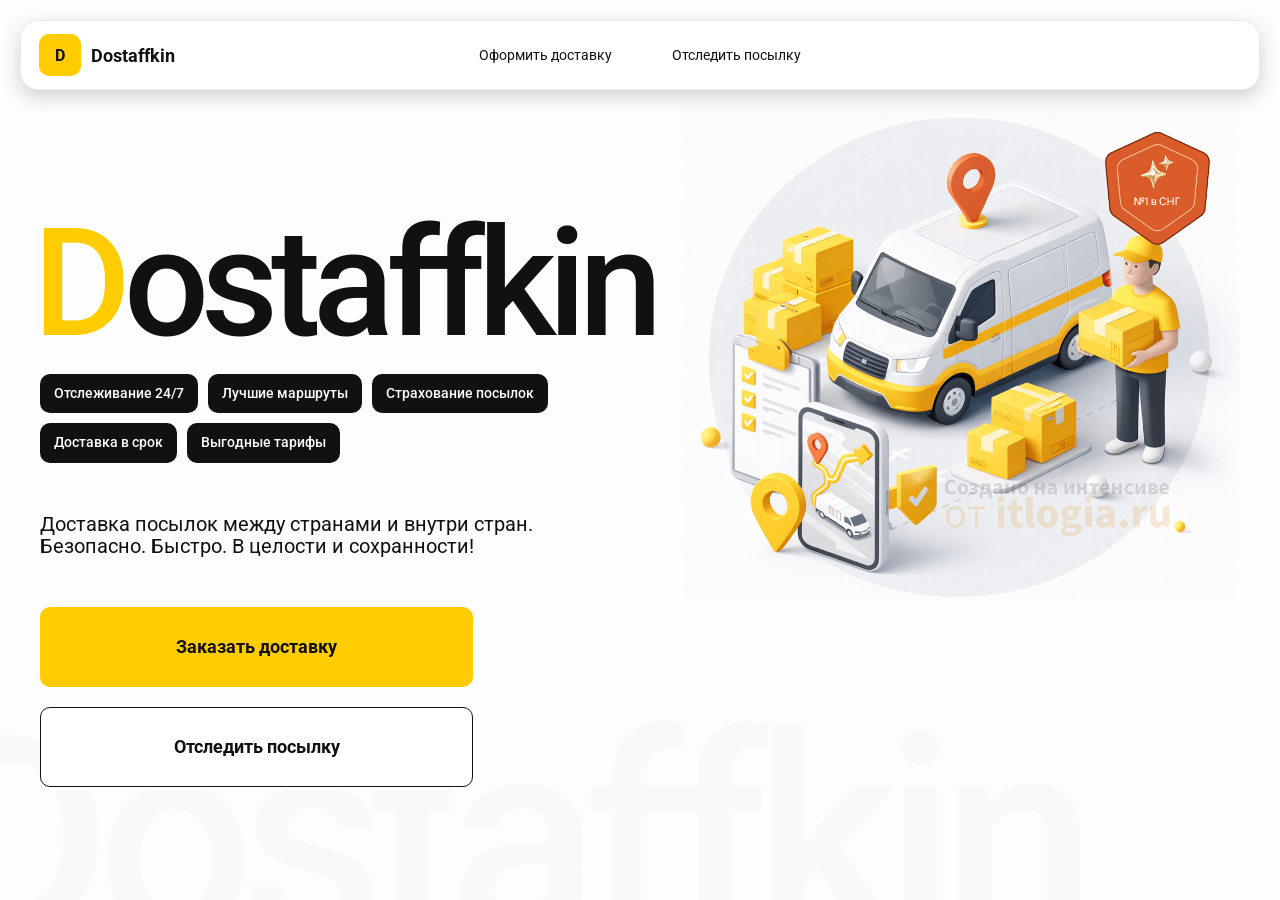
<file: index.html>
<!doctype html>
<html lang="ru">

<head>
    <meta charset="utf-8" />
    <meta name="viewport" content="width=device-width,initial-scale=1,maximum-scale=1,user-scalable=0" />
    <title>Dostaffkin — Доставка посылок между странами и внутри стран. Безопасно. Быстро. В целости и сохранности!
    </title>

    <link href="styles/base.css" rel="stylesheet" />
    <link href="styles/base_adaptive.css" rel="stylesheet" />
    <link href="styles/index.css" rel="stylesheet" />
    <link href="styles/index_adaptive.css" rel="stylesheet" />
</head>

<body>
    <div class="container">
        <header class="header">
            <a class="header-brand" href="#">
                <div class="header-logo">D</div>
                <div class="header-title">Dostaffkin</div>
            </a>
            <nav class="header-menu">
                <a class="header-link" href="./order.html">Оформить <span>доставку</span></a>
                <a class="header-link" href="./track.html">Отследить <span>посылку</span></a>
            </nav>
        </header>
        <main class="main">
            <section class="main-info">
                <div class="main-title">
                    <span>D</span>ostaffkin
                </div>
                <div class="main-features">
                    <div class="main-feature">Отслеживание 24/7</div>
                    <div class="main-feature">Лучшие маршруты</div>
                    <div class="main-feature">Страхование посылок</div>
                    <div class="main-feature">Доставка в срок</div>
                    <div class="main-feature">Выгодные тарифы</div>
                </div>
                <div class="main-description">
                    Доставка посылок между странами и внутри стран.
                    Безопасно. Быстро. В целости и сохранности!
                </div>
                <div class="main-actions">
                    <a class="button" type="button" href="./order.html">Заказать доставку</a>
                    <a class="button button-white" type="button" href="./track.html">Отследить посылку</a>
                </div>
            </section>
            <div class="main-title-ghost">Dostaffkin</div>
            <section class="main-image">
                <img src="images/main-image.png" alt="Main image" />
            </section>


        </main>
    </div>
</body>

</html>
</file>
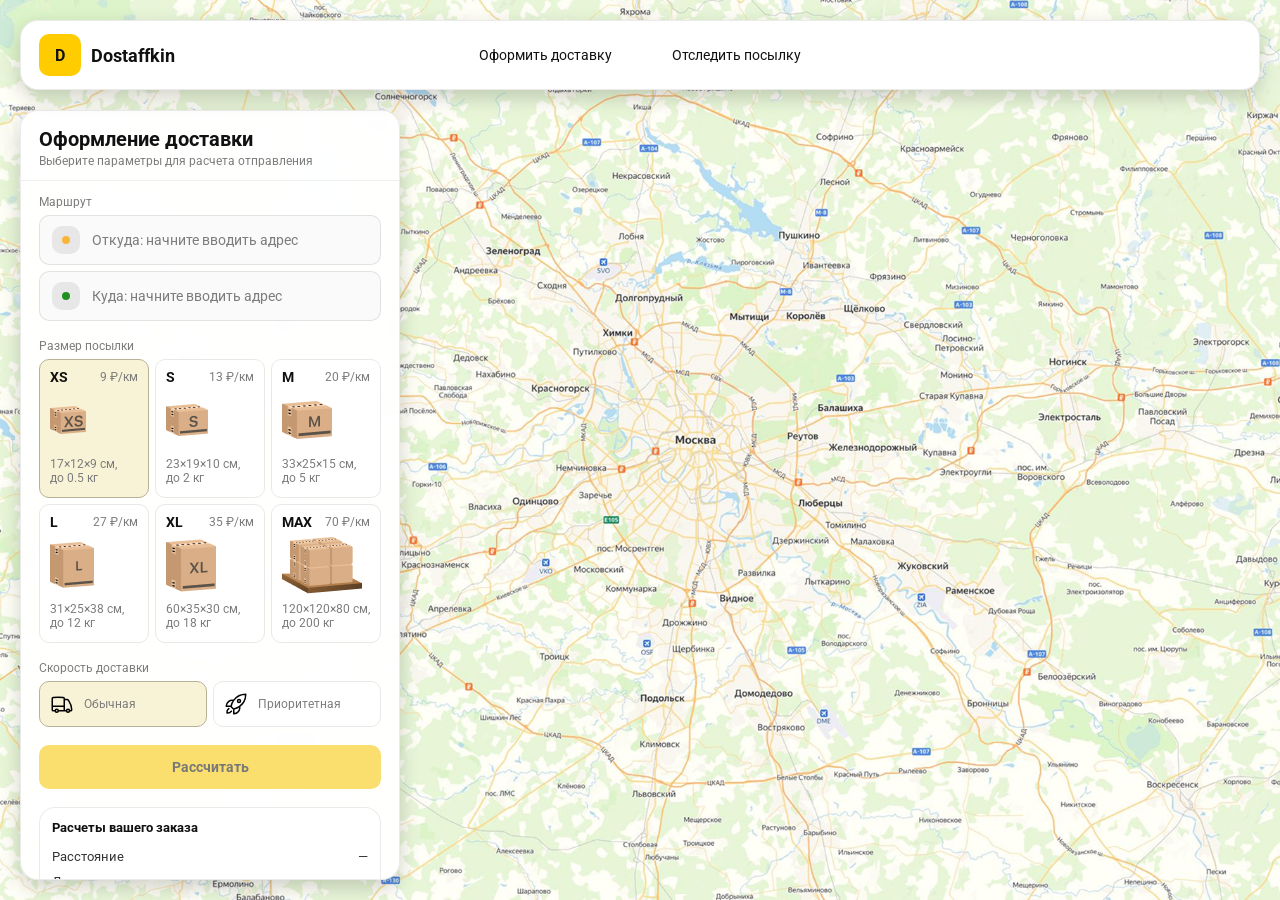
<file: order.html>
<!doctype html>
<html lang="ru">

<head>
    <meta charset="utf-8" />
    <meta name="viewport" content="width=device-width,initial-scale=1,maximum-scale=1,user-scalable=0" />
    <title>Оформление доставки</title>

    <link rel="stylesheet" href="styles/base.css" />
    <link rel="stylesheet" href="styles/base_adaptive.css" />

    <link rel="stylesheet" href="styles/order.css" />
    <link rel="stylesheet" href="styles/order_adaptive.css" />
</head>

<body>
    <div id="map"></div>

    <header class="header">
        <a class="header-brand" href="./index.html">
            <div class="header-logo">D</div>
            <div class="header-title">Dostaffkin</div>
        </a>
        <nav class="header-menu">
            <a class="header-link" href="#">Оформить <span>доставку</span></a>
            <a class="header-link" href="./track.html">Отследить <span>посылку</span></a>
        </nav>
    </header>

    <aside class="main" id="sidebar">
        <div class="main-header">
            <div class="main-title">Оформление доставки</div>
            <div class="main-text">Выберите параметры для расчета отправления</div>
        </div>
        <div class="main-content">
            <div class="main-route">
                <div class="main-block-title">Маршрут</div>
                <div class="main-fields">
                    <div class="main-field" id="fromField">
                        <div class="main-pin"></div>
                        <input id="from" placeholder="Откуда: начните вводить адрес" autocomplete="off" />
                        <div class="main-ac" id="fromAc" role="listbox" aria-label="Подсказки адресов"></div>
                    </div>

                    <div class="main-field" id="toField">
                        <div class="main-pin"></div>
                        <input id="to" placeholder="Куда: начните вводить адрес" autocomplete="off" />
                        <div class="main-ac" id="toAc" role="listbox" aria-label="Подсказки адресов"></div>
                    </div>
                </div>
            </div>
            <div class="main-package">
                <div class="main-block-title">Размер посылки</div>

                <div class="main-sizes">
                    <div class="main-size-card is-active" data-value="xs">
                        <div class="main-size-top">
                            <div class="main-size-label">XS</div>
                            <div class="main-size-rate">9 ₽/км</div>
                        </div>
                        <div class="main-size-media">
                            <img src="images/sizes/xs.png" alt="Короб XS" />
                        </div>
                        <div class="main-size-description">17×12×9 см,<br>до 0.5 кг</div>
                    </div>

                    <div class="main-size-card" data-value="s">
                        <div class="main-size-top">
                            <div class="main-size-label">S</div>
                            <div class="main-size-rate">13 ₽/км</div>
                        </div>
                        <div class="main-size-media">
                            <img src="images/sizes/s.png" alt="Короб S" />
                        </div>
                        <div class="main-size-description">23×19×10 см,<br>до 2 кг</div>
                    </div>

                    <div class="main-size-card" data-value="m">
                        <div class="main-size-top">
                            <div class="main-size-label">M</div>
                            <div class="main-size-rate">20 ₽/км</div>
                        </div>
                        <div class="main-size-media">
                            <img src="images/sizes/m.png" alt="Короб M" />
                        </div>
                        <div class="main-size-description">33×25×15 см,<br>до 5 кг</div>
                    </div>

                    <div class="main-size-card" data-value="l">
                        <div class="main-size-top">
                            <div class="main-size-label">L</div>
                            <div class="main-size-rate">27 ₽/км</div>
                        </div>
                        <div class="main-size-media">
                            <img src="images/sizes/l.png" alt="Короб L" />
                        </div>
                        <div class="main-size-description">31×25×38 см,<br>до 12 кг</div>
                    </div>

                    <div class="main-size-card" data-value="xl">
                        <div class="main-size-top">
                            <div class="main-size-label">XL</div>
                            <div class="main-size-rate">35 ₽/км</div>
                        </div>
                        <div class="main-size-media">
                            <img src="images/sizes/xl.png" alt="Короб XL" />
                        </div>
                        <div class="main-size-description">60×35×30 см,<br>до 18 кг</div>
                    </div>

                    <div class="main-size-card" data-value="max">
                        <div class="main-size-top">
                            <div class="main-size-label">MAX</div>
                            <div class="main-size-rate">70 ₽/км</div>
                        </div>
                        <div class="main-size-media main-size-media-palleta">
                            <img src="images/sizes/max.png" alt="Паллета" />
                        </div>
                        <div class="main-size-description">120×120×80 см,<br>до 200 кг</div>
                    </div>
                </div>
            </div>
            <div class="main-speed">
                <div class="main-block-title">Скорость доставки</div>

                <div class="main-speeds">
                    <div class="main-speed-card is-active" data-value="regular">
                        <img class="main-speed-media" src="images/icons/regular.svg" alt="Regular" />
                        <div class="main-speed-description">Обычная</div>
                    </div>
                    <div class="main-speed-card" data-value="fast">
                        <img class="main-speed-media" src="images/icons/fast.svg" alt="Fast" />
                        <div class="main-speed-description">Приоритетная</div>
                    </div>

                </div>
            </div>

            <div class="main-calculate-block">
                <button id="calc" class="button calculate-button" type="button" disabled>Рассчитать</button>
            </div>
            <div class="main-result" id="result">
                <div class="main-result-title">Расчеты вашего заказа</div>
                <div class="main-result-lines">
                    <div class="main-result-line"><span>Расстояние</span><span id="distanceValue">—</span></div>
                    <div class="main-result-line"><span>Доставим через</span><span id="durationValue">—</span></div>
                    <div class="main-result-line"><span>Тариф</span><span id="rateValue">—</span></div>
                </div>
                <div class="main-price">
                    <div class="main-price-label">Итого</div>
                    <div class="main-price-value" id="totalValue">—</div>
                </div>
            </div>
            <div class="main-order-box">
                <div class="main-order-form" id="orderForm">
                    <div class="main-order-title">Оформление доставки</div>
                    <div class="main-block-info-row">
                        <div class="main-block-title">Контакты</div>
                        <div class="order-fields">
                            <div class="main-field">
                                <input id="customerName" placeholder="Ваше имя" autocomplete="off" />
                            </div>
                            <div class="main-field">
                                <input id="customerPhone" placeholder="Ваш телефон" autocomplete="off"
                                    inputmode="tel" />
                            </div>
                        </div>
                    </div>
                    <div class="main-block-info-row extra-info">
                        <div class="main-block-title">Дополнительная информация</div>
                        <div class="main-field textarea">
                            <textarea id="comment" placeholder="Детали доставки и комментарии"></textarea>
                        </div>
                    </div>
                    <button id="submit" class="button main-submit-request" type="button" disabled>Отправить
                        заявку
                    </button>
                </div>

                <div class="main-order-success" id="orderSuccess">
                    <div class="main-success-icon">✓</div>
                    <div class="main-success-title">Заявка отправлена!</div>
                    <div class="main-success-title">Номер отправления – <span id="orderId"></span></div>
                    <div class="main-success-subtitle">Мы скоро свяжемся с вами</div>
                </div>
            </div>

        </div>
    </aside>


</body>

</html>
</file>
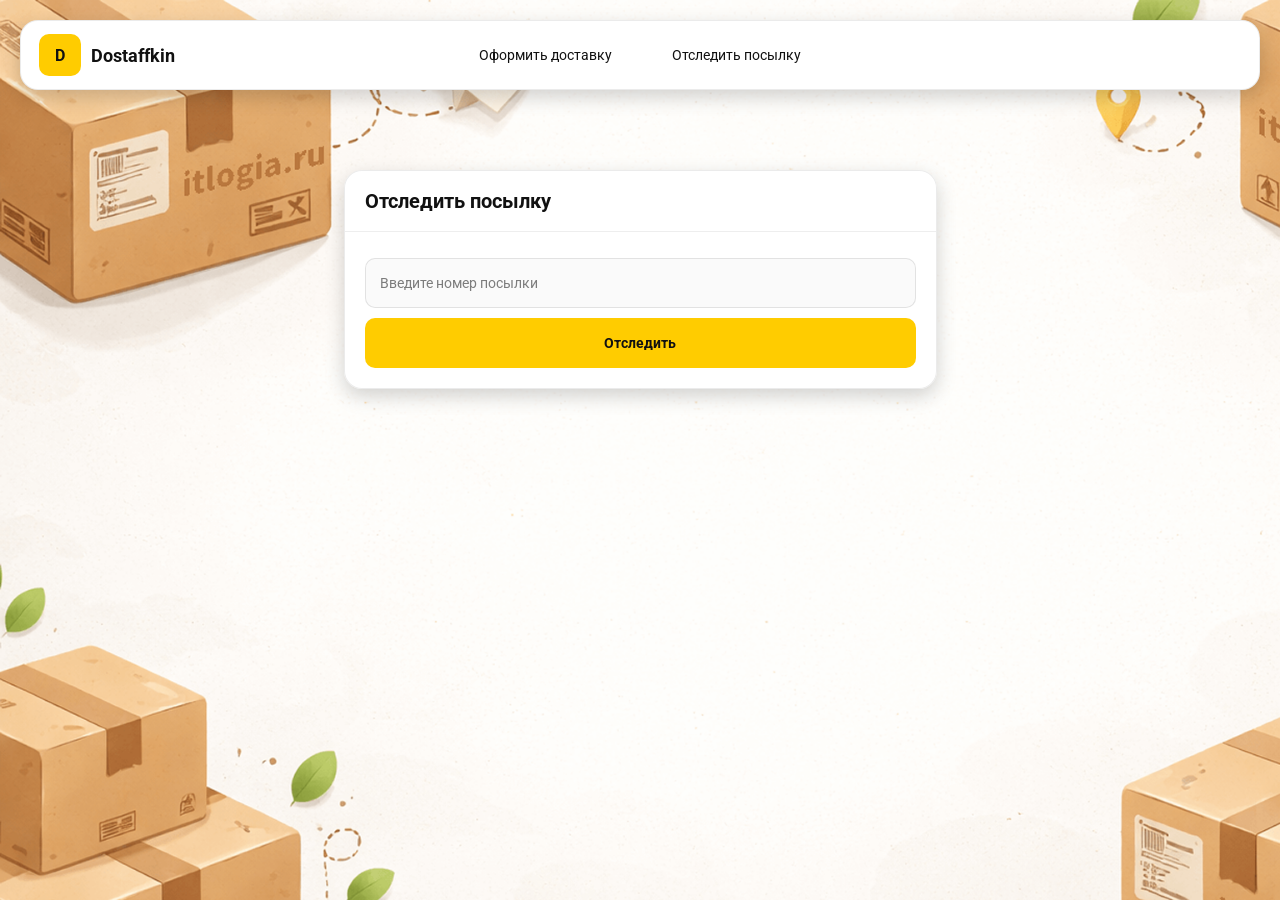
<file: track.html>
<!doctype html>
<html lang="ru">

<head>
    <meta charset="utf-8" />
    <meta name="viewport" content="width=device-width,initial-scale=1,maximum-scale=1,user-scalable=0" />
    <title>Отследить посылку</title>
    <link rel="stylesheet" href="styles/base.css" />
    <link rel="stylesheet" href="styles/base_adaptive.css" />

    <link rel="stylesheet" href="styles/track.css" />
    <link rel="stylesheet" href="styles/track_adaptive.css" />
</head>

<body>

    <div class="container">
        <header class="header">
            <a class="header-brand" href="./index.html">
                <div class="header-logo">D</div>
                <div class="header-title">Dostaffkin</div>
            </a>
            <nav class="header-menu">
                <a class="header-link" href="./order.html">Оформить <span>доставку</span></a>
                <a class="header-link" href="#">Отследить <span>посылку</span></a>
            </nav>
        </header>
        <main class="track-content">
            <section class="track-card track-search">
                <div class="track-title">Отследить посылку</div>
                <div class="track-action">
                    <div class="main-field track-field">
                        <input id="trackNumber" placeholder="Введите номер посылки" autocomplete="off" />
                    </div>
                    <button id="trackButton" class="button track-button" type="button">Отследить</button>
                </div>
            </section>
            <section class="track-card track-result" id="trackResult">
                <div class="track-result-header">
                    <div class="track-id" id="trackIdValue"></div>
                    <div class="track-routes">
                        <div class="track-route">
                            <div class="track-route-pin">
                                <svg xmlns="http://www.w3.org/2000/svg" fill="none" viewBox="0 0 24 24"
                                    stroke-width="1.5" stroke="orange" class="size-6">
                                    <path stroke-linecap="round" stroke-linejoin="round"
                                        d="M15 10.5a3 3 0 1 1-6 0 3 3 0 0 1 6 0Z" />
                                    <path stroke-linecap="round" stroke-linejoin="round"
                                        d="M19.5 10.5c0 7.142-7.5 11.25-7.5 11.25S4.5 17.642 4.5 10.5a7.5 7.5 0 1 1 15 0Z" />
                                </svg>
                            </div>
                            <div class="track-route-address" id="trackFromValue">
                                Откуда: Москва, улица Арбат, 1
                            </div>
                        </div>
                        <div class="track-route track-route-arrow">
                            <svg xmlns="http://www.w3.org/2000/svg" fill="none" viewBox="0 0 24 24" stroke-width="1.5"
                                stroke="currentColor" class="size-6">
                                <path stroke-linecap="round" stroke-linejoin="round"
                                    d="M19.5 13.5 12 21m0 0-7.5-7.5M12 21V3" />
                            </svg>
                        </div>
                        <div class="track-route">
                            <div class="track-route-pin">
                                <svg xmlns="http://www.w3.org/2000/svg" fill="none" viewBox="0 0 24 24"
                                    stroke-width="1.5" stroke="green" class="size-6">
                                    <path stroke-linecap="round" stroke-linejoin="round"
                                        d="M15 10.5a3 3 0 1 1-6 0 3 3 0 0 1 6 0Z" />
                                    <path stroke-linecap="round" stroke-linejoin="round"
                                        d="M19.5 10.5c0 7.142-7.5 11.25-7.5 11.25S4.5 17.642 4.5 10.5a7.5 7.5 0 1 1 15 0Z" />
                                </svg>
                            </div>
                            <div class="track-route-address" id="trackToValue">
                                Куда: Минск, проспект Независимости, 58
                            </div>
                        </div>
                    </div>
                </div>
                <div class="track-info">
                    <div class="track-status-title">Статус данной посылки:</div>
                    <div class="track-status-list" id="trackStatusList">


                        <div class="track-status created">
                            <img src="images/icons/created.svg" class="track-status-icon" alt="Created">
                            <div class="track-status-text">
                                <div class="track-status-text-state">Создан</div>
                                <div class="track-status-text-date">10.01.2026</div>
                            </div>
                        </div>

                        <div class="track-status in-way">
                            <img src="images/icons/in-way.svg" class="track-status-icon" alt="In way">
                            <div class="track-status-text">
                                <div class="track-status-text-state">В пути: Москва</div>
                                <div class="track-status-text-date">18.01.2026</div>
                            </div>
                        </div>

                        <div class="track-status ready">
                            <img src="images/icons/ready.svg" class="track-status-icon" alt="Ready">
                            <div class="track-status-text">
                                <div class="track-status-text-state">Готов к выдаче</div>
                                <div class="track-status-text-date">25.01.2026</div>
                            </div>
                        </div>

                        <div class="track-status done">
                            <img src="images/icons/done.svg" class="track-status-icon" alt="Done">
                            <div class="track-status-text">
                                <div class="track-status-text-state">Вручен</div>
                                <div class="track-status-text-date">27.01.2026</div>
                            </div>
                        </div>

                    </div>
                </div>
            </section>


        </main>

    </div>

</body>

</html>
</file>
<file: styles/base.css>
*,
*::before,
*::after {
    box-sizing: border-box;
}

@font-face {
    font-family: "Roboto";
    src: url("../fonts/Roboto-Regular.ttf");
    font-weight: normal;
}

@font-face {
    font-family: "Roboto";
    src: url("../fonts/Roboto-Bold.ttf");
    font-weight: bold;
}

@font-face {
    font-family: "Roboto";
    src: url("../fonts/Roboto-Medium.ttf");
    font-weight: 500;
}

html,
body {
    margin: 0;
    color: #111111;
    font-family: "Roboto", sans-serif;
}

body {
    background: #FDFDFD;
}


.header {
    border-radius: 18px;
    box-shadow: 0 7px 20px 0 #0000002E;
    backdrop-filter: blur(10px);
    background: #ffffff;
    left: 20px;
    border: 1px solid rgba(0, 0, 0, 0.08);
    position: fixed;
    right: 20px;
    top: 20px;
    padding: 14px 18px;
    height: 70px;
    display: flex;
    align-items: center;
    z-index: 6;
}
.header-brand {
    display: flex;
    align-items: center;
    text-decoration: none;
    gap: 10px;
}

.header-logo {
    width: 42px;
    height: 42px;
    border-radius: 10px;
    background: #FFCC00;
    display: grid;
    place-items: center;
    font-weight: bold;
    color: #111;
}

.header-title {
    font-size: 18px;
    font-weight: bold;
    color: #111111;
    text-decoration: none;
}

.header-menu {
    display: flex;
    align-items: center;
    gap: 60px;
    margin: 0;
    position: absolute;
    left: 50%;
    transform: translateX(-50%);
}

.header-link {
    font-size: 14px;
    color: #111111;
    text-decoration: none;
}


.button {
    border: 0;
    outline: none;
    height: 44px;
    border-radius: 10px;
    font-size: 14px;
    font-weight: bold;
    cursor: pointer;
    font-family: inherit;
    transition: transform .08s ease, opacity .12s ease;
    background: #ffcc00;
    color: #111111;
    text-align: center;
    text-decoration: none;
}

.button:hover {
    background-color: #E5BC19;
}

.button:disabled {
    cursor: not-allowed;
    background-color: #FADE6E;
    color: #787878;
    transform: none;
}

.button.button-white {
    background: #ffffff;
    border: 1px solid #111111;
}

.button.button-white:hover {
    background: rgb(241 241 241);
}

.main-field {
    display: flex;
    align-items: center;
    margin-top: 6px;
    gap: 10px;
    border: 1px solid #1111111A;
    background: #FAFAFA;
    border-radius: 10px;
    padding: 10px 12px;
    position: relative;
    box-sizing: border-box;
    height: 50px;
}

.main-field.textarea {
    height: auto;
}

.main-pin {
    width: 28px;
    height: 28px;
    border-radius: 10px;
    background: rgba(17, 17, 17, 0.08);
    display: grid;
    place-items: center;
    flex: 0 0 auto;
    position: relative;
}

.main-pin::before {
    content: "";
    width: 8px;
    height: 8px;
    border-radius: 999px;
    background: orange;
    opacity: .75;
    display: block;
}

.main-field:last-child .main-pin::before {
    background: green;
    opacity: .85;
}

input, textarea {
    width: 100%;
    border: 0;
    outline: none;
    background: transparent;
    font-size: 14px;
    color: #111111;
    font-family: inherit;
}

textarea {
    resize: vertical;
    min-height: 72px;
    padding: 2px 0;
}

input::placeholder, textarea::placeholder {
    color: #7C7C7C;
}

.main-field:focus-within {
    border-color: rgba(0, 0, 0, 0.20);
    box-shadow: 0 0 0 4px rgba(255, 204, 0, 0.35);
    background: rgba(255, 255, 255, 0.75);
}
</file>
<file: styles/base_adaptive.css>
@media (max-width: 767px) {
    .header {
        left: 10px;
        right: 10px;
        top: 10px;
    }

    .header-link span {
        display: none;
    }

    .header-menu {
        gap: 20px;
        justify-content: flex-start;
        margin: 0 0 0 30px;
        position: static;
        transform: none;
    }
}

@media (max-width: 420px) {
    .header-title {
        display: none;
    }
}

@media (max-width: 374px) {
    .header-menu {
        gap: 10px;
        margin: 0 0 0 10px;
    }
}
</file>
<file: styles/index.css>
.container {
    overflow: hidden;
    min-height: 100vh;
}

.main {
    padding: 111px 40px 40px;
    position: relative;
    display: flex;
}

.main-info {
    max-width: 840px;
    width: 100%;
    position: relative;
}

.main-title {
    margin-top: 98px;
    font-weight: 500;
    font-size: 200px;
    line-height: 1;
    letter-spacing: -0.05em;
    color: #111111;
    left: -15px;
    position: relative;
}

.main-title span {
    color: #ffcc00;
}

.main-features {
    margin-top: 15px;
    display: flex;
    flex-wrap: wrap;
    gap: 10px;
}

.main-feature {
    background: #111111;
    color: #ffffff;
    padding: 12px 14px;
    font-weight: 500;
    font-size: 14px;
    line-height: 1.1;
    border-radius: 10px;
}

.main-description {
    margin-top: 50px;
    max-width: 500px;
    font-size: 20px;
    line-height: 1.1;
    color: #111111;
}

.main-actions {
    margin-top: 50px;
    display: flex;
    flex-direction: column;
    gap: 20px;
}

.main-actions .button {
    height: 80px;
    width: 433px;
    font-size: 18px;
    font-weight: bold;
    place-items: center;
    display: grid;
}

.main-title-ghost {
    position: absolute;
    z-index: -1;
    left: -70px;
    bottom: -150px;
    font-weight: 500;
    font-size: 278px;
    line-height: 1;
    letter-spacing: -0.05em;
    color: #ECEDF04D;
}

.main-image {
    width: 1024px;
    top: 100px;
    z-index: -2;
}

.main-image img {
    width: 100%;
    max-width: 1024px;
    height: auto;
    display: block;
}
</file>
<file: styles/index_adaptive.css>
@media (max-width: 1760px) {
    .main-title {
        font-size: 150px;
        left: -7px;
    }

    .main-info {
        max-width: 640px;
    }
}

@media (max-width: 1200px) {
    .main-info {
        max-width: 540px;
    }

    .main {
        padding: 111px 20px 20px;
    }

    .main-title {
        font-size: 120px;
        left: -4px;
    }

    .main-title-ghost {
        font-size: 220px;
    }
}

@media (max-width: 1024px) {
    .main-title {
        margin-top: 30px;
    }

    .main {
        flex-direction: column-reverse;
    }

    .main-image {
        max-width: 350px;
        position: absolute;
        left: 370px;
        top: 370px;
    }

    .main-info {
        max-width: 100%;
    }

    .main-actions {
        gap: 10px;
    }

    .main-actions .button {
        height: 50px;
        font-size: 14px;
        width: auto;
        max-width: 300px;
    }

    .main-description {
        max-width: 350px;
    }
}

@media (max-width: 570px) {
    .main-title {
        font-size: 88px;
    }

    .main-description {
        max-width: 100%
    }

    .main-actions {
       width: 100%;
    }

    .main-actions .button {
        width: 100%;
        max-width: 100%
    }

    .main-image {
        max-width: 650px;
        position: absolute;
        left: 170px;
        top: 70px;
        opacity: 0.2;
    }
}

@media (max-width: 400px) {
    .main-title {
        font-size: 70px;
    }
}
</file>
<file: styles/order.css>
#map {
    background-image: url("../images/order-bg.png");
    background-size: cover;
    position: fixed;
    inset: 0;
}


.main {
    border-radius: 18px;
    box-shadow: 0 7px 20px 0 #0000002E;
    backdrop-filter: blur(10px);
    background: rgba(255, 255, 255, 0.96);
    left: 20px;
    border: 1px solid rgba(0, 0, 0, 0.08);
    position: fixed;
    top: 110px;
    bottom: 20px;
    width: 380px;
    display: flex;
    flex-direction: column;
    overflow: hidden;
    z-index: 5;
}

.main-header {
    padding: 18px 18px 12px 18px;
    border-bottom: 1px solid rgba(0, 0, 0, 0.06);
    display: flex;
    flex-direction: column;
}

.main-title {
    font-size: 20px;
    line-height: 100%;
    font-weight: bold;
}

.main-text {
    font-size: 12px;
    margin-top: 5px;
    color: #7C7C7C;
}

.main-content {
    padding: 14px 18px 18px 18px;
    overflow: auto;
    scrollbar-width: none;
    display: flex;
    flex-direction: column;
    gap: 18px;
    flex: 1;
}

.main-block-title {
    font-size: 12px;
    color: #7C7C7C;
}

.main-route .main-block-title,
.main-package .main-block-title {
    margin-bottom: 6px;
}

.main-sizes {
    display: grid;
    gap: 6px;
    grid-template-columns: repeat(3, 1fr);
}

.main-size-card {
    border: 1px solid #E8E8E7;
    background: #FFFFFF;
    border-radius: 10px;
    padding: 10px;
    cursor: pointer;
    user-select: none;
    transition: transform .08s ease, border-color .12s ease, background .12s ease;
    min-height: 139px;
}

.main-size-card:hover {
    transform: translateY(-1px);
}

.main-size-card.is-active {
    background-color: #F8F2D6;
    border-color: #B7B196;
}

.main-size-top {
    display: flex;
    align-items: center;
    justify-content: space-between;
}

.main-size-label {
    font-weight: bold;
    font-size: 14px;
    color: #111111;
    line-height: 100%;
}

.main-size-rate {
    font-size: 12px;
    color: #7C7C7C;
    line-height: 100%;
}

.main-size-media {
    margin-top: 8px;
    height: 57px;
}

.main-size-description {
    margin-top: 8px;
    font-size: 12px;
    color: #7C7C7C;
    line-height: 1.2;
}

.calculate-button {
    width: 100%;
}

.main-result {
    border: 1px solid rgba(0, 0, 0, 0.08);
    background: rgba(255, 255, 255, 0.75);
    border-radius: 16px;
    padding: 12px;
    line-height: 1.25;
}

.main-result-title {
    font-weight: bold;
    font-size: 13px;
    color: #111111;
    margin-bottom: 13px;
}

.main-result-lines {
    gap: 8px;
    display: flex;
    flex-direction: column;
}

.main-result-line {
    font-size: 13px;
    color: rgba(17, 17, 17, 0.85);
    display: flex;
    justify-content: space-between;
}

.main-price {
    margin-top: 18px;
    padding-top: 10px;
    border-top: 1px dashed rgba(0, 0, 0, 0.12);
    display: flex;
    align-items: baseline;
    justify-content: space-between;
}

.main-price-label {
    font-size: 12px;
    color: rgba(17, 17, 17, 0.55);
}

.main-price-value {
    font-size: 20px;
    font-weight: bold;
    color: #111111;
    letter-spacing: -0.3px;
}

.main-order-box {
    background: #ffffff;
    border: 1px solid #E8E8E7;
    border-radius: 10px;
    padding: 12px;
}

.main-order-title {
    margin-bottom: 8px;
    font-weight: bold;
    font-size: 14px;
    color: #111111;
}

.main-block-info {
    display: flex;
    flex-direction: column;
    gap: 6px;
}

.order-fields {
    display: grid;
    grid-template-columns: 1fr 1fr;
    column-gap: 10px;
    margin-top: 6px;
}

.main-block-info-row.extra-info {
    display: block;
    margin-top: 13px;
}

.main-submit-request {
    width: 100%;
    margin-top: 6px;
}

.main-order-success {
    display: none;
    text-align: center;
    padding: 22px 12px;
    gap: 12px;
}

.main-order-success.is-visible {
    display: flex;
    flex-direction: column;
    align-items: center;
}

.main-success-icon {
    width: 56px;
    height: 56px;
    border-radius: 50%;
    background: #16a34a;
    color: #ffffff;
    display: grid;
    place-items: center;
    font-size: 30px;
}

.main-success-title {
    font-size: 14px;
    font-weight: bold;
    color: #111111;
}

.main-success-subtitle {
    font-size: 12px;
    color: rgba(17, 17, 17, 0.55);
    line-height: 1.3;
}

.main-speed .main-block-title {
    margin-bottom: 6px;
}

.main-speeds {
    display: grid;
    gap: 6px;
    grid-template-columns: repeat(2, 1fr);
}

.main-speed-card {
    border: 1px solid #E8E8E7;
    background: #FFFFFF;
    border-radius: 10px;
    padding: 10px;
    cursor: pointer;
    user-select: none;
    transition: transform .08s ease, border-color .12s ease, background .12s ease;
    display: flex;
    align-items: center;
    gap: 10px;
}

.main-speed-card:hover {
    transform: translateY(-1px);
}

.main-speed-card.is-active {
    background-color: #F8F2D6;
    border-color: #B7B196;
}

.main-speed-description {
    font-size: 12px;
    color: #7C7C7C;
    line-height: 1.2;
}
</file>
<file: styles/order_adaptive.css>
@media (max-width: 767px) {
    .main {
        left: 10px;
        right: 10px;
        top: 50%;
        bottom: 12px;
        width: auto;
        max-width: none;
    }
}

@media (max-width: 420px) {
    .main-sizes {
        grid-template-columns: repeat(2, 1fr);
    }
}
</file>
<file: styles/track.css>
.container {
    background: #F4F4F4 url("../images/track-bg.png");
    background-size: cover;
    min-height: 100vh;
    padding: 170px 0 50px 0;
}

.track-content {
    width: 593px;
    margin: 0 auto;
}

.track-card {
    width: 100%;
    border-radius: 18px;
    box-shadow: 0 7px 20px 0 #0000002E;
    backdrop-filter: blur(10px);
    background: rgba(255, 255, 255, 0.96);
    border: 1px solid rgba(0, 0, 0, 0.08);
}

.track-title {
    font-size: 20px;
    line-height: 100%;
    font-weight: bold;
    border-bottom: 1px solid #EEEEEE;
    padding: 20px;
}

.track-action {
    padding: 20px;
}

.track-button {
    width: 100%;
    height: 50px;
}

.track-field {
    margin-bottom: 10px;
}

.track-result {
    margin-top: 5px;
    display: none;
}

.track-result.is-visible {
    display: block;
}

.track-result-header {
    font-weight: bold;
    font-size: 14px;
    color: #111111;
    padding: 20px;
    border-bottom: 1px solid #EEEEEE;
}

.track-id {
    margin-bottom: 12px;
    font-size: 20px;
}

.track-routes {
    display: flex;
    flex-direction: column;
    gap: 10px;
    font-weight: normal;
}

.track-route {
    display: flex;
    align-items: center;
    gap: 10px;
}

.track-route-pin {
    width: 24px;
    height: 24px;
    flex-shrink: 0;
}

.track-route-arrow {
    padding: 15px 0;
    width: 24px;
    height: 24px;
}

.track-info {
    padding: 20px;
}

.track-status {
    display: flex;
    align-items: center;
    font-size: 12px;
    gap: 10px;
}

.track-status-title {
    font-size: 14px;
    color: #111111;
    margin-bottom: 20px;
}

.track-status-list {
    display: flex;
    flex-direction: column;
    gap: 15px;
}

.track-status-icon {
    width: 40px;
    height: 40px;
    border-radius: 50%;
    background: rgba(17, 17, 17, 0.08);
    display: grid;
    place-items: center;
    flex: 0 0 auto;
}

.track-status.created .track-status-icon {
    background-color: #F1CB00;
}

.track-status.in-way .track-status-icon {
    background-color: #F08A11;
}

.track-status.ready .track-status-icon {
    background-color: #A35D0A;
}

.track-status.done .track-status-icon {
    background-color: #37C93B;
}

.track-status-text {
    display: flex;
    align-items: center;
    justify-content: space-between;
    color: #111111;
    font-size: 12px;
    flex: 1;
}

.track-status-date {
    color: rgba(17, 17, 17, 0.55);
}
</file>
<file: styles/track_adaptive.css>
@media (max-width: 767px) {
    .container {
        padding: 130px 0 50px 0;
    }

    .track-content {
        width: 100%;
        padding-left: 10px;
        padding-right: 10px;
    }

    .track-result-header {
        padding: 20px;
    }
}
</file>
